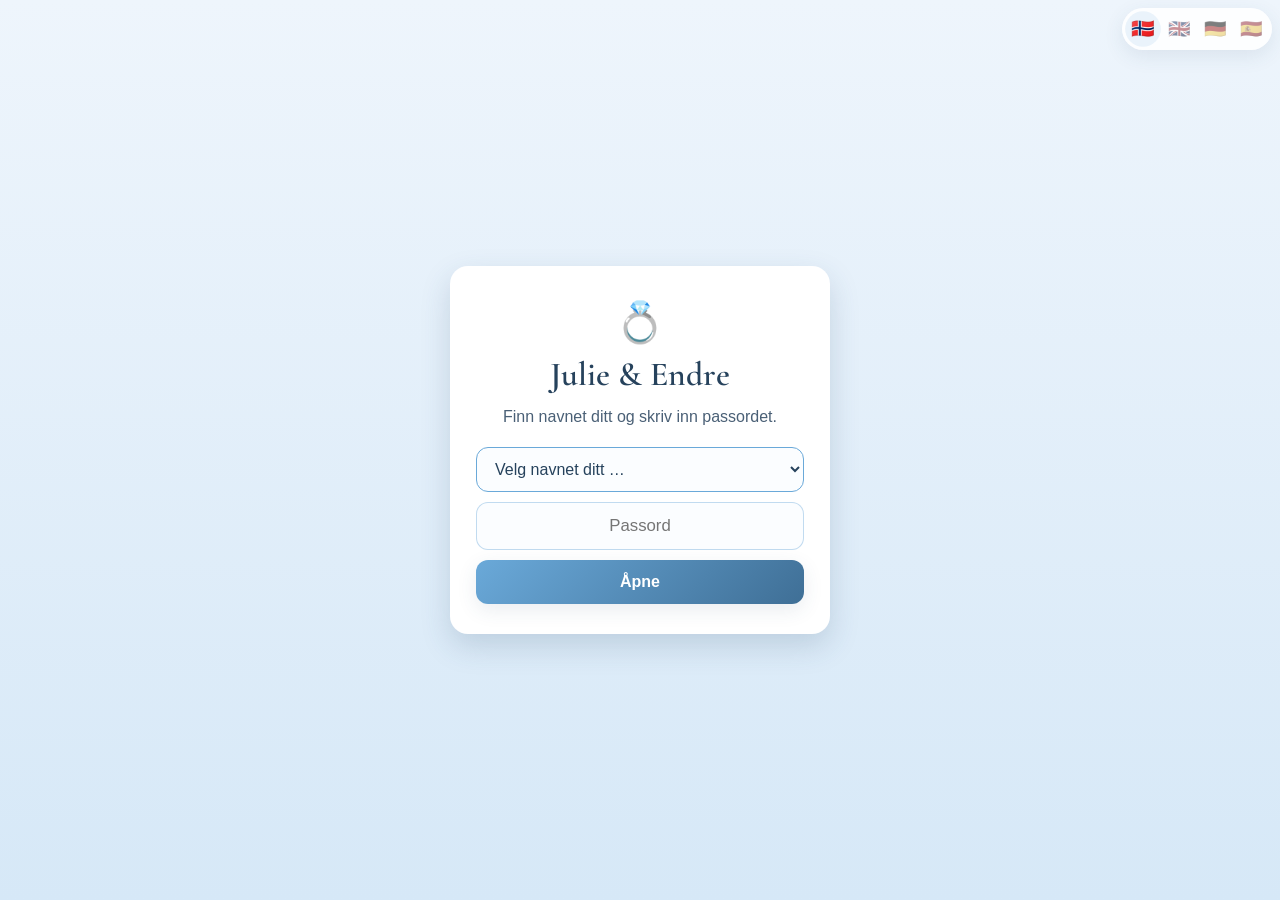
<file: index.html>
<!DOCTYPE html>
<html lang="nb">
<head>
  <meta charset="utf-8">
  <meta name="viewport" content="width=device-width, initial-scale=1, viewport-fit=cover">
  <title>Bryllup</title>
  <meta name="theme-color" content="#d6e8f7">
  <meta name="robots" content="noindex, nofollow">
  <meta name="description" content="Bordkart, meny og program for bryllupsfeiringen.">
  <link rel="icon" href="data:image/svg+xml,%3Csvg xmlns='http://www.w3.org/2000/svg' viewBox='0 0 100 100'%3E%3Ctext y='.9em' font-size='90'%3E%F0%9F%92%99%3C/text%3E%3C/svg%3E">
  <link rel="preconnect" href="https://fonts.googleapis.com">
  <link rel="preconnect" href="https://fonts.gstatic.com" crossorigin>
  <link href="https://fonts.googleapis.com/css2?family=Cormorant+Garamond:wght@400;500;600&display=swap" rel="stylesheet">
  <link rel="stylesheet" href="css/style.css">
</head>
<body>
  <main id="app">
    <div class="laster">Laster …</div>
  </main>
  <script src="js/app.js"></script>
</body>
</html>
</file>
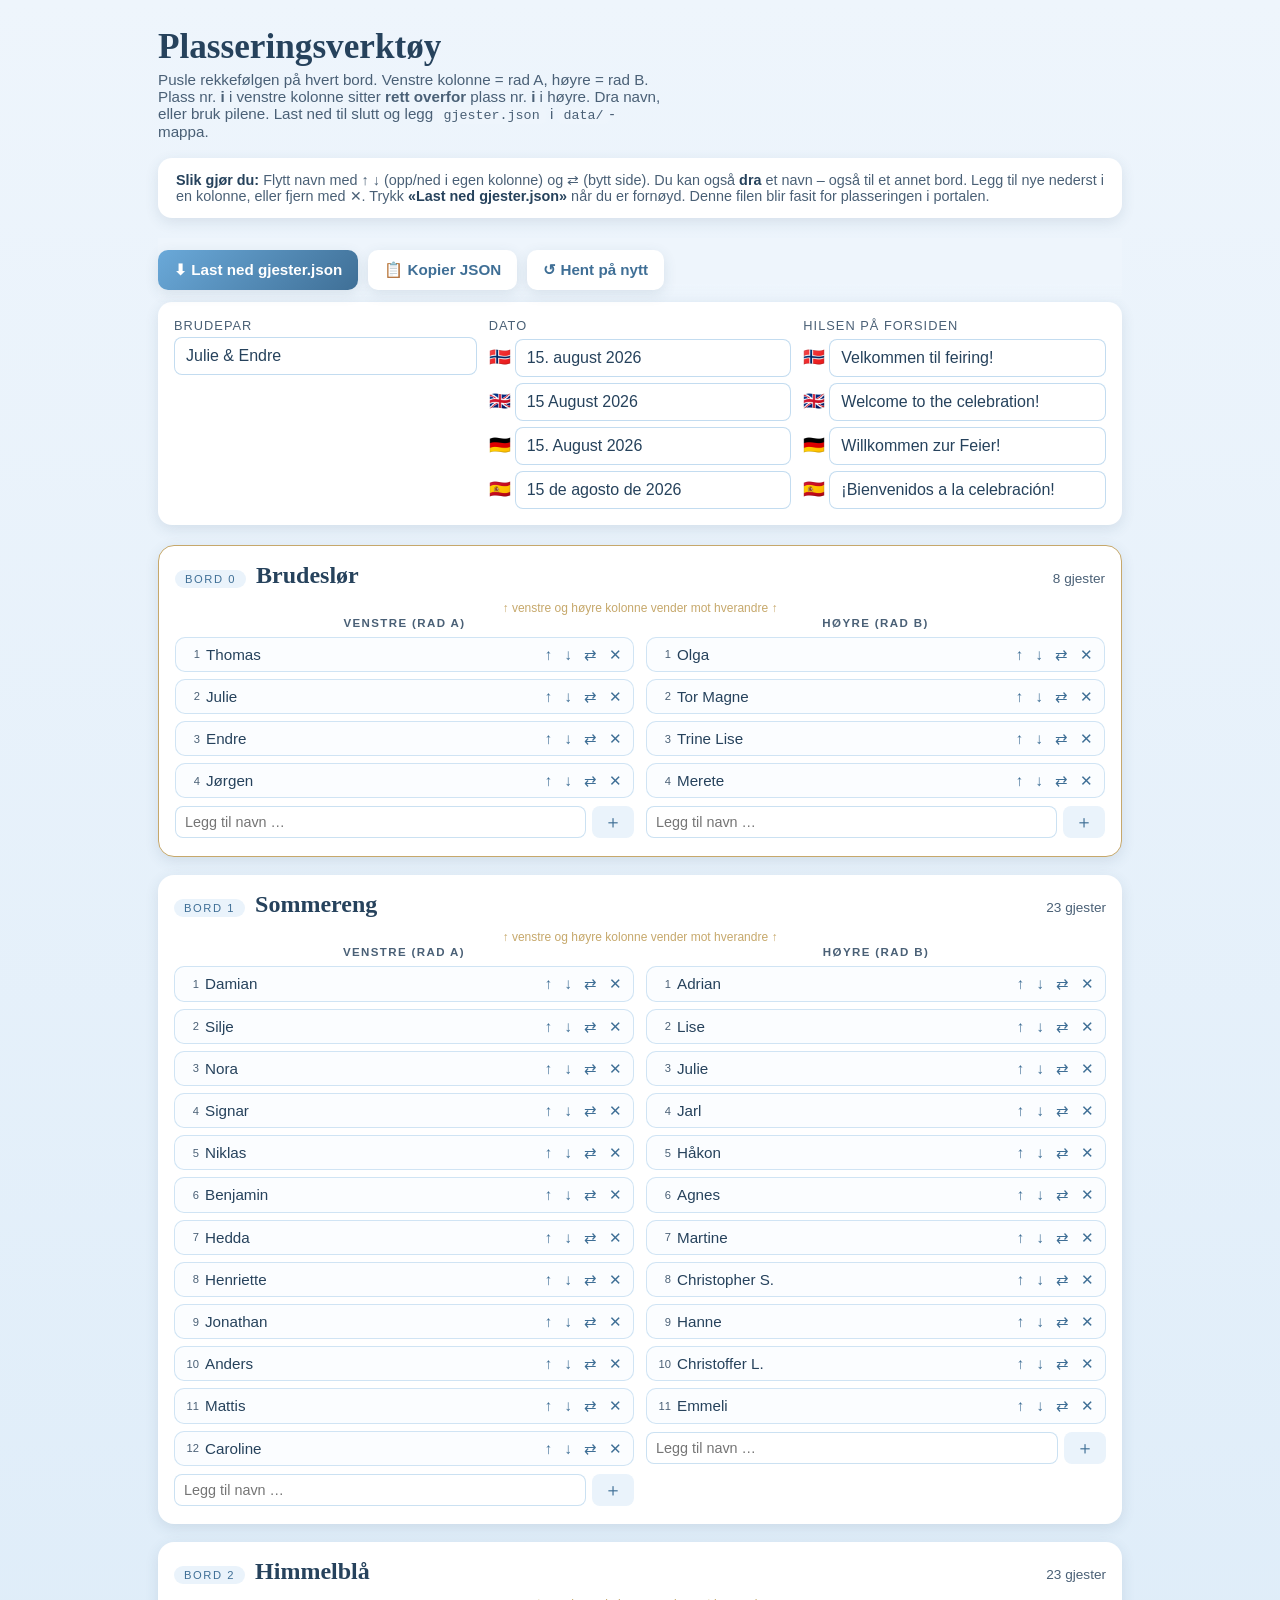
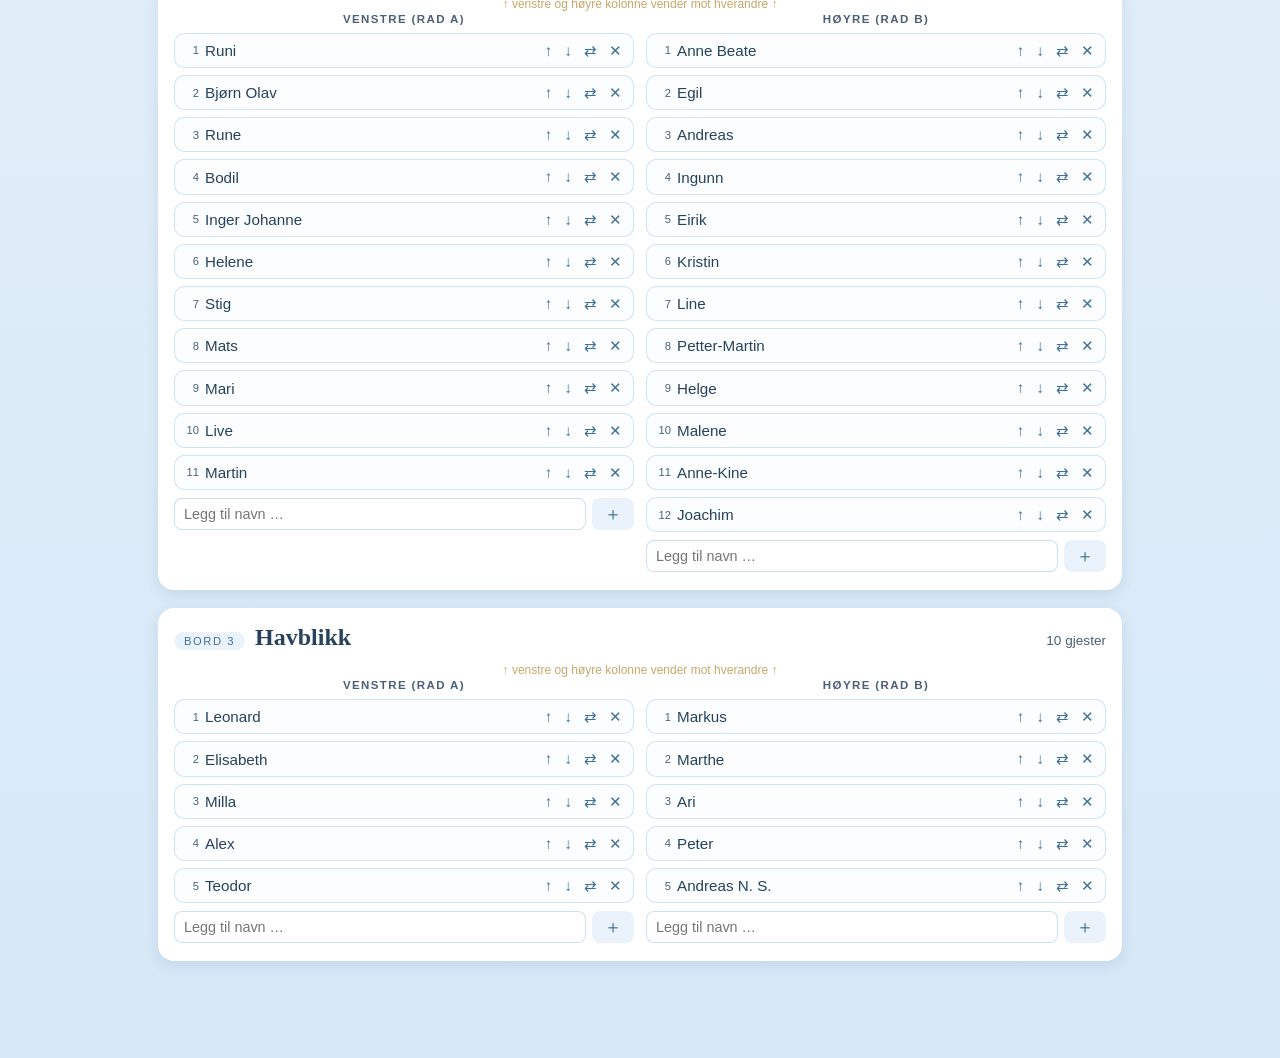
<file: plassering.html>
<!DOCTYPE html>
<html lang="nb">
<head>
  <meta charset="utf-8">
  <meta name="viewport" content="width=device-width, initial-scale=1">
  <meta name="robots" content="noindex, nofollow">
  <title>Plasseringsverktøy · Bryllup</title>
  <link rel="icon" href="data:image/svg+xml,%3Csvg xmlns='http://www.w3.org/2000/svg' viewBox='0 0 100 100'%3E%3Ctext y='.9em' font-size='90'%3E%F0%9F%AA%91%3C/text%3E%3C/svg%3E">
  <style>
    :root{
      --blaa:#6aa9d9; --blaa-dyp:#3f6f96; --navy:#26425c; --navy-myk:#4a6076;
      --gull:#c6a86b; --duk:#fff; --bg1:#eef5fc; --bg2:#d6e8f7;
      --skygge:0 4px 14px rgba(46,79,110,.12);
      --sans:-apple-system,BlinkMacSystemFont,"Segoe UI",Roboto,Helvetica,Arial,sans-serif;
      --serif:"Cormorant Garamond",Georgia,serif;
    }
    *{box-sizing:border-box}
    body{margin:0;font-family:var(--sans);color:var(--navy);
      background:linear-gradient(180deg,var(--bg1),var(--bg2));min-height:100vh}
    .wrap{max-width:1000px;margin:0 auto;padding:20px 18px 80px}
    h1{font-family:var(--serif);font-weight:600;font-size:2.2rem;margin:.2em 0 .1em}
    .ingress{color:var(--navy-myk);max-width:60ch;margin:0 0 18px;font-size:.95rem}
    .verktoylinje{position:sticky;top:0;z-index:30;display:flex;flex-wrap:wrap;gap:10px;
      padding:12px 0;background:linear-gradient(180deg,var(--bg1) 70%,transparent)}
    button.handling{appearance:none;border:none;border-radius:10px;padding:11px 16px;
      font-size:.95rem;font-weight:600;cursor:pointer;box-shadow:var(--skygge)}
    .primar{background:linear-gradient(135deg,#6aa9d9,#3f6f96);color:#fff}
    .sekundar{background:#fff;color:var(--blaa-dyp)}
    .meta{display:grid;grid-template-columns:repeat(auto-fit,minmax(200px,1fr));gap:12px;
      background:#fff;border-radius:14px;padding:16px;box-shadow:var(--skygge);margin-bottom:20px}
    .meta label{display:flex;flex-direction:column;gap:4px;font-size:.8rem;color:var(--navy-myk);
      text-transform:uppercase;letter-spacing:.08em}
    .meta input{font-family:var(--sans);font-size:1rem;color:var(--navy);
      padding:9px 11px;border:1px solid rgba(106,169,217,.4);border-radius:8px}
    .meta-flersprak{display:flex;flex-direction:column;gap:6px}
    .meta-etikett{font-size:.8rem;color:var(--navy-myk);text-transform:uppercase;letter-spacing:.08em}
    .meta-sprakrad{display:flex!important;flex-direction:row!important;align-items:center;gap:8px;
      text-transform:none;letter-spacing:normal}
    .meta-flagg{font-size:1.1rem;flex:0 0 auto;width:22px;text-align:center}
    .meta-sprakrad input{flex:1;min-width:0}
    .bord{background:#fff;border-radius:16px;box-shadow:var(--skygge);padding:16px 16px 18px;margin-bottom:18px}
    .bord.hoved{border:1.5px solid var(--gull)}
    .bord-hode{display:flex;align-items:baseline;gap:10px;flex-wrap:wrap;margin-bottom:12px}
    .bord-hode h2{font-family:var(--serif);font-weight:600;font-size:1.5rem;margin:0}
    .bord-hode .nr{font-size:.7rem;letter-spacing:.14em;text-transform:uppercase;color:var(--blaa-dyp);
      background:#eaf3fb;padding:3px 10px;border-radius:999px}
    .bord-hode .antall{color:var(--navy-myk);font-size:.85rem;margin-left:auto}
    .kolonner{display:grid;grid-template-columns:1fr 1fr;gap:12px}
    .kol h3{font-size:.72rem;letter-spacing:.12em;text-transform:uppercase;color:var(--navy-myk);
      margin:0 0 8px;text-align:center}
    .slots{display:flex;flex-direction:column;gap:7px;min-height:20px}
    .chip{display:flex;align-items:center;gap:6px;background:#fbfdff;
      border:1px solid rgba(106,169,217,.3);border-radius:10px;padding:6px 8px;cursor:grab}
    .chip.dragover{border-color:var(--blaa);background:#eaf3fb}
    .chip .num{font-size:.7rem;color:var(--navy-myk);min-width:16px;text-align:right}
    .chip .nv{flex:1;font-size:.95rem;white-space:nowrap;overflow:hidden;text-overflow:ellipsis}
    .chip .k{appearance:none;border:none;background:transparent;cursor:pointer;
      font-size:.95rem;line-height:1;padding:3px;border-radius:6px;color:var(--blaa-dyp)}
    .chip .k:hover{background:#e3eef8}
    .chip .k.fjern:hover{background:#fde2e2;color:#b23b3b}
    .legg-til{display:flex;gap:6px;margin-top:8px}
    .legg-til input{flex:1;font-size:.9rem;padding:7px 9px;border:1px solid rgba(106,169,217,.35);border-radius:8px}
    .legg-til button{border:none;background:#eaf3fb;color:var(--blaa-dyp);border-radius:8px;
      padding:0 12px;font-size:1.1rem;cursor:pointer}
    .midtlinje{text-align:center;color:var(--gull);font-size:.75rem;margin:4px 0 2px}
    .toast{position:fixed;left:50%;bottom:24px;transform:translateX(-50%);
      background:var(--navy);color:#fff;padding:12px 20px;border-radius:10px;
      box-shadow:0 8px 24px rgba(0,0,0,.25);opacity:0;transition:opacity .25s;pointer-events:none;z-index:50}
    .toast.vis{opacity:1}
    .hjelp{background:#fff;border-radius:14px;padding:14px 18px;box-shadow:var(--skygge);
      margin-bottom:20px;font-size:.9rem;color:var(--navy-myk)}
    .hjelp b{color:var(--navy)}
    .feil{background:#fff;border-radius:14px;padding:20px;box-shadow:var(--skygge);color:#b23b3b}
    code{background:#eef5fc;padding:1px 6px;border-radius:5px;font-size:.88em}
  </style>
</head>
<body>
  <div class="wrap">
    <h1>Plasseringsverktøy</h1>
    <p class="ingress">Pusle rekkefølgen på hvert bord. Venstre kolonne = rad A, høyre = rad B.
      Plass nr. <b>i</b> i venstre kolonne sitter <b>rett overfor</b> plass nr. <b>i</b> i høyre.
      Dra navn, eller bruk pilene. Last ned til slutt og legg <code>gjester.json</code> i <code>data/</code>-mappa.</p>

    <div class="hjelp">
      <b>Slik gjør du:</b> Flytt navn med ↑ ↓ (opp/ned i egen kolonne) og ⇄ (bytt side).
      Du kan også <b>dra</b> et navn – også til et annet bord. Legg til nye nederst i en kolonne, eller fjern med ✕.
      Trykk <b>«Last ned gjester.json»</b> når du er fornøyd. Denne filen blir fasit for plasseringen i portalen.
    </div>

    <div class="verktoylinje">
      <button class="handling primar" id="last-ned">⬇ Last ned gjester.json</button>
      <button class="handling sekundar" id="kopier">📋 Kopier JSON</button>
      <button class="handling sekundar" id="last-paa-nytt">↺ Hent på nytt</button>
    </div>

    <div id="meta" class="meta"></div>
    <div id="bord-liste"></div>
  </div>
  <div class="toast" id="toast"></div>
  <script src="js/plassering.js"></script>
</body>
</html>
</file>
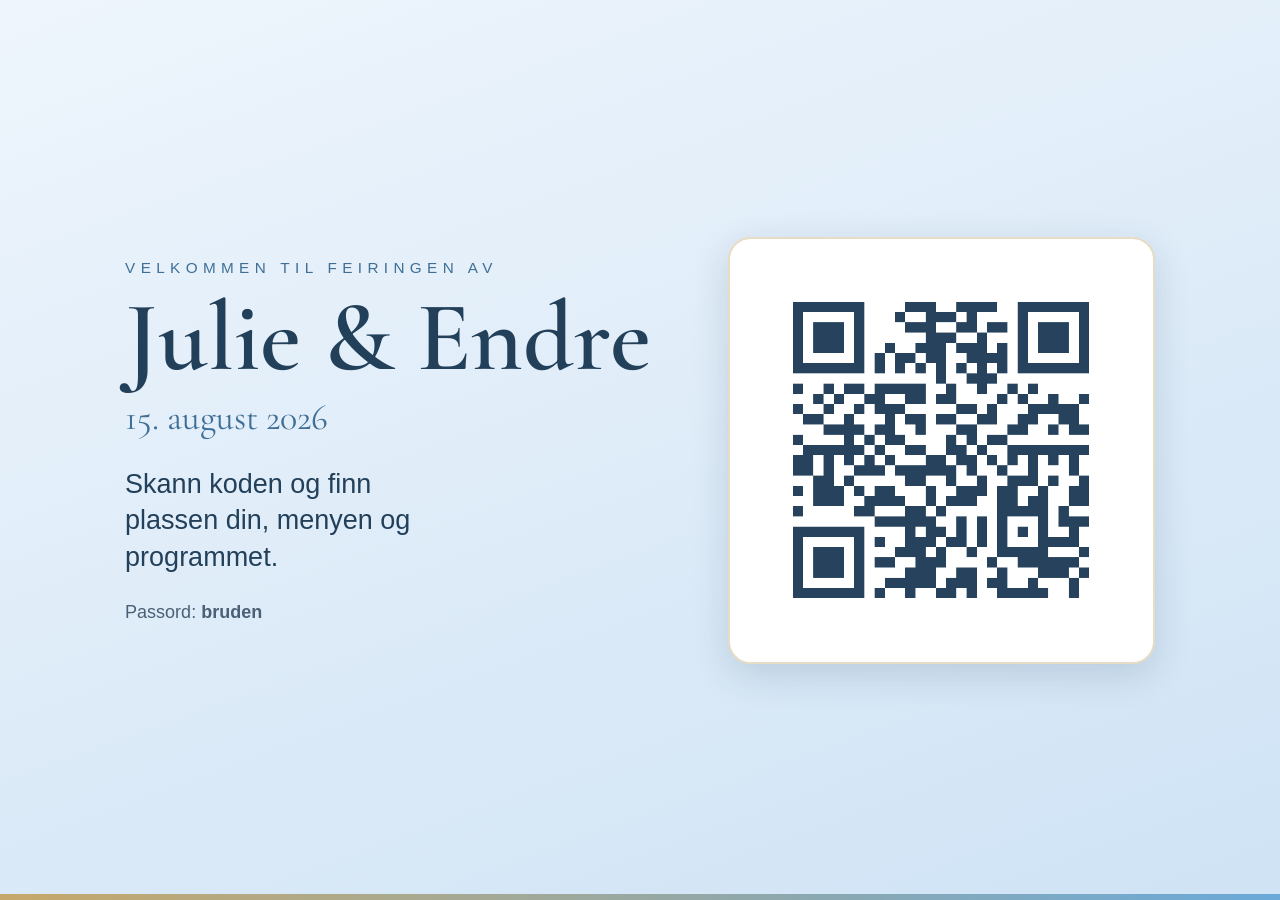
<file: skjerm.html>
<!DOCTYPE html>
<html lang="nb">
<head>
  <meta charset="utf-8">
  <meta name="viewport" content="width=device-width, initial-scale=1">
  <meta name="robots" content="noindex, nofollow">
  <title>Storskjerm · Bryllup</title>
  <link rel="icon" href="data:image/svg+xml,%3Csvg xmlns='http://www.w3.org/2000/svg' viewBox='0 0 100 100'%3E%3Ctext y='.9em' font-size='90'%3E%F0%9F%93%BA%3C/text%3E%3C/svg%3E">
  <link rel="preconnect" href="https://fonts.googleapis.com">
  <link rel="preconnect" href="https://fonts.gstatic.com" crossorigin>
  <link href="https://fonts.googleapis.com/css2?family=Cormorant+Garamond:wght@400;500;600;700&display=swap" rel="stylesheet">
  <link rel="stylesheet" href="css/skjerm.css">
</head>
<body>
  <div id="scene" class="scene">
    <div class="laster">Laster …</div>
  </div>

  <div class="fremdrift"><div class="fremdrift-linje" id="fremdrift"></div></div>

  <div class="kontroller" id="kontroller">
    <button id="k-fullskjerm" title="Fullskjerm (F)">⛶</button>
    <button id="k-pause" title="Pause / spill (mellomrom)">⏸</button>
    <button id="k-neste" title="Neste (høyre pil)">⏭</button>
  </div>

  <script src="js/skjerm.js"></script>
</body>
</html>
</file>
<file: css/style.css>
/* =========================================================
   Bryllupsportal – stil
   Tema: lyseblå himmel + hvite duker, med et hint av gull
   Mobil-først. Ingen avhengigheter utover valgfri webfont.
   ========================================================= */

:root {
  --himmel-topp: #eef5fc;
  --himmel-bunn: #d6e8f7;
  --blaa: #6aa9d9;
  --blaa-dyp: #3f6f96;
  --navy: #26425c;
  --navy-myk: #4a6076;
  --duk: #ffffff;
  --gull: #c6a86b;
  --gull-myk: #e7dcc4;
  --skygge: 0 6px 20px rgba(46, 79, 110, 0.10);
  --skygge-loft: 0 12px 30px rgba(46, 79, 110, 0.18);
  --radius: 18px;
  --radius-liten: 12px;
  --serif: "Cormorant Garamond", Georgia, "Times New Roman", serif;
  --sans: -apple-system, BlinkMacSystemFont, "Segoe UI", Roboto, Helvetica, Arial, sans-serif;
}

* { box-sizing: border-box; }

html, body {
  margin: 0;
  padding: 0;
}

body {
  font-family: var(--sans);
  color: var(--navy);
  background: linear-gradient(180deg, var(--himmel-topp) 0%, var(--himmel-bunn) 100%);
  background-attachment: fixed;
  min-height: 100vh;
  -webkit-font-smoothing: antialiased;
  line-height: 1.5;
}

#app {
  max-width: 600px;
  margin: 0 auto;
  padding: 0 18px calc(48px + env(safe-area-inset-bottom));
}

/* ---------- Språkvelger ---------- */
.sprakbar {
  position: fixed;
  top: calc(8px + env(safe-area-inset-top));
  right: calc(8px + env(safe-area-inset-right));
  z-index: 60;
  display: flex;
  gap: 2px;
  background: rgba(255, 255, 255, 0.85);
  backdrop-filter: blur(6px);
  -webkit-backdrop-filter: blur(6px);
  padding: 4px;
  border-radius: 999px;
  box-shadow: var(--skygge);
}
.sprakbar button {
  appearance: none;
  border: none;
  background: transparent;
  font-size: 18px;
  line-height: 1;
  width: 34px;
  height: 34px;
  border-radius: 50%;
  cursor: pointer;
  opacity: 0.5;
  filter: saturate(0.6);
  transition: opacity .15s ease, transform .15s ease, background .15s ease;
}
.sprakbar button:hover { opacity: 0.85; }
.sprakbar button.aktiv {
  opacity: 1;
  filter: none;
  background: #eaf3fb;
  transform: scale(1.05);
}

/* ---------- Topplinje (på undersider) ---------- */
.topp {
  display: flex;
  align-items: center;
  gap: 10px;
  padding: 16px 2px 8px;
  position: sticky;
  top: 0;
  z-index: 20;
  background: linear-gradient(180deg, var(--himmel-topp) 70%, rgba(238,245,252,0));
}
.tilbake {
  appearance: none;
  border: none;
  background: var(--duk);
  color: var(--blaa-dyp);
  width: 42px; height: 42px;
  border-radius: 50%;
  font-size: 20px;
  cursor: pointer;
  box-shadow: var(--skygge);
  display: grid; place-items: center;
  flex: 0 0 auto;
  transition: transform .15s ease;
}
.tilbake:active { transform: scale(0.92); }
.topp h2 {
  font-family: var(--serif);
  font-weight: 600;
  font-size: 1.7rem;
  margin: 0;
  color: var(--navy);
}

/* ---------- Forside ---------- */
.hero {
  text-align: center;
  padding: 54px 10px 26px;
}
.hero .kimg { font-size: 40px; line-height: 1; }
.hero .par {
  font-family: var(--serif);
  font-weight: 600;
  font-size: clamp(2.8rem, 12vw, 4rem);
  color: var(--navy);
  margin: 10px 0 4px;
  letter-spacing: 0.5px;
}
.hero .dato {
  font-family: var(--serif);
  font-size: 1.35rem;
  color: var(--blaa-dyp);
  margin: 0;
}
.hero .hilsen {
  color: var(--navy-myk);
  margin: 14px auto 0;
  max-width: 22em;
}
.skille {
  width: 64px; height: 1px;
  background: var(--gull);
  border: 0;
  margin: 22px auto;
  position: relative;
}
.skille::before {
  content: "♥";
  position: absolute;
  left: 50%; top: 50%;
  transform: translate(-50%, -50%);
  color: var(--gull);
  background: var(--himmel-topp);
  padding: 0 10px;
  font-size: 14px;
}

.gjest-hilsen {
  text-align: center;
  margin: -8px 0 18px;
  color: var(--blaa-dyp);
  font-family: var(--serif);
  font-size: 1.25rem;
  font-weight: 600;
}
.bytt-navn-lenke {
  display: inline-block;
  font-family: var(--sans);
  font-size: 0.78rem;
  font-weight: 400;
  color: var(--navy-myk);
  opacity: 0.75;
  text-decoration: underline;
  margin-left: 4px;
  white-space: nowrap;
}
.bytt-navn-lenke:hover { opacity: 1; }

.meny-knapper {
  display: grid;
  gap: 14px;
  margin-top: 8px;
}
.stor-knapp {
  display: flex;
  align-items: center;
  gap: 16px;
  width: 100%;
  text-align: left;
  text-decoration: none;
  background: var(--duk);
  color: var(--navy);
  border: 1px solid rgba(106,169,217,0.18);
  border-radius: var(--radius);
  padding: 20px 22px;
  box-shadow: var(--skygge);
  cursor: pointer;
  transition: transform .15s ease, box-shadow .15s ease;
}
.stor-knapp:active { transform: translateY(1px) scale(0.995); }
@media (hover: hover) {
  .stor-knapp:hover { transform: translateY(-2px); box-shadow: var(--skygge-loft); }
}
.stor-knapp .ikon {
  font-size: 26px;
  width: 52px; height: 52px;
  border-radius: 14px;
  background: linear-gradient(135deg, #eaf3fb, #d6e8f7);
  display: grid; place-items: center;
  flex: 0 0 auto;
}
.stor-knapp .tekst { display: flex; flex-direction: column; }
.stor-knapp .tittel {
  font-family: var(--serif);
  font-size: 1.5rem;
  font-weight: 600;
  line-height: 1.15;
}
.stor-knapp .under {
  font-size: 0.86rem;
  color: var(--navy-myk);
}
.stor-knapp .pil { margin-left: auto; color: var(--blaa); font-size: 22px; }

.forside-bunn {
  text-align: center;
  margin-top: 34px;
  color: var(--navy-myk);
  font-size: 0.82rem;
}
.diskret-lenke {
  display: block;
  text-align: center;
  margin: 18px auto 4px;
  color: var(--navy-myk);
  opacity: 0.55;
  font-size: 0.8rem;
  text-decoration: none;
  letter-spacing: 0.02em;
  transition: opacity .15s ease;
}
.diskret-lenke::before { content: "· "; }
.diskret-lenke::after { content: " ·"; }
.diskret-lenke:hover { opacity: 0.9; text-decoration: underline; }

/* ---------- Søk ---------- */
.sok-boks {
  position: relative;
  margin: 6px 0 18px;
}
.sok-boks input {
  width: 100%;
  font-family: var(--sans);
  font-size: 1.05rem;
  color: var(--navy);
  padding: 15px 44px 15px 18px;
  border: 1px solid rgba(106,169,217,0.35);
  border-radius: 14px;
  background: var(--duk);
  box-shadow: var(--skygge);
  outline: none;
}
.sok-boks input:focus { border-color: var(--blaa); }
.sok-boks .sok-ikon {
  position: absolute; right: 16px; top: 50%;
  transform: translateY(-50%);
  color: var(--blaa); font-size: 18px; pointer-events: none;
}

/* Treffkort */
.treff {
  background: linear-gradient(135deg, #ffffff, #f3f9ff);
  border: 1px solid var(--gull-myk);
  border-radius: var(--radius);
  padding: 18px 20px;
  box-shadow: var(--skygge);
  margin-bottom: 22px;
}
.treff .treff-bord {
  font-family: var(--serif);
  font-size: 1.55rem;
  font-weight: 600;
  color: var(--blaa-dyp);
  margin: 0 0 6px;
}
.treff p { margin: 4px 0; color: var(--navy); }
.treff .liten { color: var(--navy-myk); font-size: 0.9rem; }
.treff b { color: var(--navy); }

.velg-liste { display: grid; gap: 10px; margin-top: 8px; }
.velg-liste button {
  text-align: left;
  border: 1px solid rgba(106,169,217,0.3);
  background: #fff;
  border-radius: 12px;
  padding: 12px 14px;
  cursor: pointer;
  font-size: 0.98rem;
  color: var(--navy);
}
.velg-liste button:active { background: #f2f8ff; }

.ingen-treff {
  color: var(--navy-myk);
  padding: 4px 2px 18px;
  font-size: 0.95rem;
}

/* ---------- Bord / langbord ---------- */
.bord {
  background: var(--duk);
  border-radius: var(--radius);
  box-shadow: var(--skygge);
  padding: 18px 16px 20px;
  margin-bottom: 20px;
  scroll-margin-top: 78px;
}
.bord.hovedbord {
  border: 1.5px solid var(--gull);
  background: linear-gradient(180deg, #ffffff, #fffdf7);
}
.bord-tittel {
  font-family: var(--serif);
  font-weight: 600;
  font-size: 1.6rem;
  margin: 0 0 4px;
  color: var(--navy);
  text-align: center;
}
.bord-nr {
  display: inline-block;
  font-family: var(--sans);
  font-size: 0.72rem;
  letter-spacing: 0.14em;
  text-transform: uppercase;
  color: var(--blaa-dyp);
  background: #eaf3fb;
  padding: 3px 10px;
  border-radius: 999px;
  margin-bottom: 8px;
}
.hovedbord .bord-nr { background: var(--gull-myk); color: #7a5f27; }
.bord-tittel-wrap { text-align: center; margin-bottom: 12px; }

.langbord {
  position: relative;
  display: grid;
  grid-template-columns: 1fr 1fr;
  gap: 8px 14px;
  padding-top: 4px;
}
/* Midtlinjen på bordet */
.langbord::before {
  content: "";
  position: absolute;
  left: 50%;
  top: 2px; bottom: 2px;
  width: 2px;
  background: repeating-linear-gradient(180deg, var(--gull-myk) 0 8px, transparent 8px 14px);
  transform: translateX(-50%);
}
/* Enkeltrad (hvis et bord bare har én side) */
.langbord.enkel { grid-template-columns: 1fr; }
.langbord.enkel::before { display: none; }

.plass {
  position: relative;
  background: #fbfdff;
  border: 1px solid rgba(106,169,217,0.25);
  border-radius: var(--radius-liten);
  padding: 11px 10px;
  text-align: center;
  font-size: 0.98rem;
  color: var(--navy);
  min-height: 44px;
  display: flex; align-items: center; justify-content: center;
  cursor: pointer;
  transition: transform .2s ease, box-shadow .2s ease, background .2s ease;
}
.plass.tom { background: transparent; border: none; cursor: default; }

/* Diskré, pulserende gløtt på et dedikert bordkort (Bjørn Olav) */
@keyframes blinkGlott {
  0%, 100% { box-shadow: 0 0 0 0 rgba(198, 168, 107, 0); border-color: rgba(198, 168, 107, 0.5); }
  50% { box-shadow: 0 0 14px 2px rgba(198, 168, 107, 0.75); border-color: var(--gull); }
}
.plass.blink {
  animation: blinkGlott 1.9s ease-in-out infinite;
  border-color: var(--gull);
}

/* Brudeparets bordkort – staselig gull ved hovedbordet */
.plass.brudepar {
  background: linear-gradient(135deg, #fffaf0, #f6e9cd);
  border: 1.5px solid var(--gull);
  color: var(--navy);
  font-family: var(--serif);
  font-size: 1.2rem;
  font-weight: 600;
  min-height: 54px;
  animation: brudeparGlod 3.4s ease-in-out infinite;
}
.plass.brudepar::before {
  content: "💍";
  position: absolute;
  top: -11px;
  left: 50%;
  transform: translateX(-50%);
  font-size: 12px;
  line-height: 1.4;
  background: #fff;
  border: 1px solid var(--gull-myk);
  border-radius: 999px;
  padding: 1px 7px;
  box-shadow: var(--skygge);
}
@keyframes brudeparGlod {
  0%, 100% { box-shadow: 0 3px 14px rgba(198, 168, 107, 0.28); }
  50% { box-shadow: 0 3px 22px rgba(198, 168, 107, 0.55); }
}

/* Trykk-animasjon */
@keyframes sprett {
  0% { transform: scale(1); }
  30% { transform: scale(1.16) rotate(-3deg); }
  55% { transform: scale(0.97) rotate(2deg); }
  100% { transform: scale(1); }
}
.plass.sprett { animation: sprett .5s ease; z-index: 5; }

/* Gnister som spretter opp */
.gnist {
  position: absolute;
  left: 50%;
  top: 2px;
  font-size: 15px;
  pointer-events: none;
  z-index: 8;
  animation: gnistFly .95s ease-out forwards;
}
@keyframes gnistFly {
  0% { opacity: 0; transform: translate(-50%, 0) scale(.5); }
  20% { opacity: 1; }
  100% { opacity: 0; transform: translate(calc(-50% + var(--dx, 0)), -48px) scale(1.1); }
}

/* Utmerkelse-boble over navnet */
.utmerkelse {
  position: absolute;
  left: 50%;
  bottom: calc(100% + 9px);
  transform: translateX(-50%);
  background: var(--navy);
  color: #fff;
  font-size: 0.78rem;
  line-height: 1.25;
  text-align: center;
  white-space: normal;
  width: max-content;
  max-width: 62vw;
  padding: 7px 13px;
  border-radius: 14px;
  box-shadow: var(--skygge-loft);
  z-index: 12;
  pointer-events: none;
  animation: bobleInn 3s ease forwards;
}
.utmerkelse::after {
  content: "";
  position: absolute;
  left: 50%; top: 100%;
  transform: translateX(-50%);
  border: 6px solid transparent;
  border-top-color: var(--navy);
}
/* Varm, gyllen variant for personlige hilsener (utenlandske gjester) */
.utmerkelse.hilsen {
  background: linear-gradient(135deg, #f4ecd6, #e7dcc4);
  color: var(--navy);
  font-weight: 600;
}
.utmerkelse.hilsen::after { border-top-color: #e7dcc4; }
@keyframes bobleInn {
  0% { opacity: 0; transform: translateX(-50%) translateY(6px) scale(.8); }
  7% { opacity: 1; transform: translateX(-50%) translateY(0) scale(1); }
  88% { opacity: 1; transform: translateX(-50%) translateY(0) scale(1); }
  100% { opacity: 0; transform: translateX(-50%) translateY(-5px) scale(.96); }
}

.tapp-hint {
  text-align: center;
  color: var(--navy-myk);
  font-size: 0.85rem;
  margin: 0 0 14px;
}

/* Fremhevet gjest (etter søk) */
.plass.deg {
  background: linear-gradient(135deg, #6aa9d9, #3f6f96);
  color: #fff;
  font-weight: 600;
  border-color: var(--blaa-dyp);
  box-shadow: var(--skygge-loft);
  transform: scale(1.05);
  position: relative;
}
.plass.deg::after {
  content: attr(data-deg);
  position: absolute;
  top: -9px; right: -6px;
  background: var(--gull);
  color: #fff;
  font-size: 0.62rem;
  letter-spacing: 0.06em;
  padding: 2px 7px;
  border-radius: 999px;
  box-shadow: var(--skygge);
}
/* Naboene til den fremhevede */
.plass.nabo {
  background: #eaf3fb;
  border-color: var(--blaa);
  color: var(--blaa-dyp);
  font-weight: 500;
}

/* ---------- Meny ---------- */
.seksjon-topp { text-align: center; margin: 6px 0 18px; }
.seksjon-topp .under { color: var(--navy-myk); font-size: 0.95rem; }

.rett {
  background: var(--duk);
  border-radius: var(--radius);
  box-shadow: var(--skygge);
  padding: 18px 20px;
  margin-bottom: 14px;
  display: flex;
  gap: 16px;
  align-items: flex-start;
}
.rett .r-ikon {
  font-size: 26px;
  width: 48px; height: 48px;
  border-radius: 14px;
  background: linear-gradient(135deg, #eaf3fb, #d6e8f7);
  display: grid; place-items: center; flex: 0 0 auto;
}
.rett .r-type {
  font-size: 0.72rem;
  letter-spacing: 0.14em;
  text-transform: uppercase;
  color: var(--blaa-dyp);
}
.rett .r-navn {
  font-family: var(--serif);
  font-size: 1.4rem;
  font-weight: 600;
  line-height: 1.15;
  margin: 2px 0 4px;
}
.rett .r-besk { color: var(--navy-myk); font-size: 0.95rem; }
.rett .r-allergen {
  margin-top: 8px;
  font-size: 0.8rem;
  color: var(--navy-myk);
  font-style: italic;
}

/* ---------- Program (tidslinje) ---------- */
.tidslinje { position: relative; margin-top: 6px; padding-left: 8px; }
.post {
  background: var(--duk);
  border-radius: var(--radius);
  box-shadow: var(--skygge);
  padding: 16px 18px;
  margin-bottom: 14px;
  display: flex;
  gap: 16px;
  align-items: flex-start;
}
.post .p-tid {
  font-family: var(--serif);
  font-size: 1.5rem;
  font-weight: 600;
  color: var(--blaa-dyp);
  min-width: 68px;
  text-align: right;
  flex: 0 0 auto;
}
.post .p-innhold { flex: 1; }
.post .p-tittel {
  font-family: var(--serif);
  font-size: 1.3rem;
  font-weight: 600;
  line-height: 1.15;
  display: flex; align-items: center; gap: 8px;
}
.post .p-besk { color: var(--navy-myk); font-size: 0.93rem; margin-top: 2px; }

/* ---------- Bilder ---------- */
.bilder-kort {
  background: var(--duk);
  border-radius: var(--radius);
  box-shadow: var(--skygge);
  padding: 26px 22px 24px;
  text-align: center;
}
.bilder-kort .bilder-ikon {
  font-size: 44px;
  width: 76px; height: 76px;
  margin: 0 auto 8px;
  border-radius: 22px;
  background: linear-gradient(135deg, #eaf3fb, #d6e8f7);
  display: grid; place-items: center;
}
.bilder-kort p { color: var(--navy); margin: 10px auto; max-width: 26em; }
.bilder-kort .liten { color: var(--navy-myk); font-size: 0.86rem; }
.album-knapp {
  display: inline-block;
  margin: 12px 0 6px;
  text-decoration: none;
  background: linear-gradient(135deg, #6aa9d9, #3f6f96);
  color: #fff;
  font-family: var(--serif);
  font-size: 1.35rem;
  font-weight: 600;
  padding: 13px 30px;
  border-radius: 999px;
  box-shadow: var(--skygge);
  transition: transform .15s ease, box-shadow .15s ease;
}
.album-knapp:active { transform: translateY(1px) scale(0.99); }
@media (hover: hover) {
  .album-knapp:hover { transform: translateY(-2px); box-shadow: var(--skygge-loft); }
}

/* ---------- Moro-kort (Smalltalk / Vitser / Sant-usant) ---------- */
.moro-kort {
  background: linear-gradient(180deg, #ffffff, #f5faff);
  border: 1px solid var(--gull-myk);
  border-radius: var(--radius);
  box-shadow: var(--skygge);
  padding: 30px 24px 26px;
  text-align: center;
  min-height: 240px;
  display: flex;
  flex-direction: column;
  align-items: center;
  justify-content: center;
  gap: 10px;
}
.moro-kort .moro-emoji { font-size: 40px; line-height: 1; }
.moro-kort .moro-tekst {
  font-family: var(--serif);
  font-size: 1.6rem;
  font-weight: 600;
  line-height: 1.28;
  color: var(--navy);
  margin: 6px auto 4px;
  max-width: 19em;
  min-height: 2.4em;
  display: flex; align-items: center; justify-content: center;
}
.neste-knapp {
  appearance: none;
  border: none;
  margin-top: 6px;
  background: linear-gradient(135deg, #6aa9d9, #3f6f96);
  color: #fff;
  font-family: var(--sans);
  font-size: 1rem;
  font-weight: 600;
  padding: 12px 26px;
  border-radius: 999px;
  cursor: pointer;
  box-shadow: var(--skygge);
  transition: transform .15s ease, box-shadow .15s ease;
}
.neste-knapp.lys {
  background: #eaf3fb;
  color: var(--blaa-dyp);
}
.neste-knapp:active { transform: translateY(1px) scale(0.99); }
@media (hover: hover) {
  .neste-knapp:hover { transform: translateY(-2px); box-shadow: var(--skygge-loft); }
}
.su-knapper { display: flex; gap: 10px; flex-wrap: wrap; justify-content: center; }
.su-svar { margin: 4px 0 2px; }
.su-merke {
  display: inline-block;
  font-family: var(--sans);
  font-weight: 700;
  font-size: 1.05rem;
  letter-spacing: 0.1em;
  padding: 8px 22px;
  border-radius: 999px;
  color: #fff;
}
.su-merke.sant { background: linear-gradient(135deg, #5bb98b, #3d8f66); }
.su-merke.usant { background: linear-gradient(135deg, #d98a8a, #b25b5b); }
.su-forklaring {
  color: var(--navy-myk);
  font-size: 0.95rem;
  margin: 12px auto 0;
  max-width: 22em;
}

/* ---------- Kveldsmodus ---------- */
.kveld-knapp.laast { opacity: 0.72; }
.kveld-knapp.laast .ikon { background: #eef1f4; }
.kveld-knapp.aapen {
  border-color: var(--gull);
  background: linear-gradient(135deg, #ffffff, #fffdf7);
}
.kveld-knapp.aapen .ikon { background: linear-gradient(135deg, #f4ecd6, #e7dcc4); }
.nytt-merke {
  display: inline-block;
  vertical-align: middle;
  background: var(--gull);
  color: #fff;
  font-family: var(--sans);
  font-size: 0.6rem;
  font-weight: 700;
  letter-spacing: 0.06em;
  text-transform: uppercase;
  padding: 2px 7px;
  border-radius: 999px;
  margin-left: 6px;
  animation: pulsMerke 1.4s ease-in-out infinite;
}
@keyframes pulsMerke {
  0%, 100% { transform: scale(1); }
  50% { transform: scale(1.12); }
}
.kveld-banner {
  margin-top: 16px;
  background: linear-gradient(135deg, #6aa9d9, #3f6f96);
  color: #fff;
  border-radius: var(--radius);
  padding: 14px 18px;
  text-align: center;
  font-size: 0.95rem;
  box-shadow: var(--skygge);
  cursor: pointer;
  animation: fadeInn .4s ease both;
}

.kveld-laast {
  background: var(--duk);
  border-radius: var(--radius);
  box-shadow: var(--skygge);
  padding: 34px 24px;
  text-align: center;
}
.kveld-laast .laas-ikon { font-size: 46px; }
.kveld-laast .laast-tittel {
  font-family: var(--serif);
  font-size: 1.7rem;
  font-weight: 600;
  color: var(--navy);
  margin: 10px 0 6px;
}
.kveld-laast .laast-under { color: var(--navy-myk); max-width: 24em; margin: 0 auto; }
.kveld-laast .nedtelling {
  margin-top: 16px;
  font-family: var(--serif);
  font-size: 1.35rem;
  color: var(--blaa-dyp);
  font-variant-numeric: tabular-nums;
}

/* Faner */
.faner {
  display: flex;
  gap: 8px;
  margin-bottom: 16px;
  justify-content: center;
  flex-wrap: wrap;
}
.fane {
  appearance: none;
  border: 1px solid rgba(106,169,217,0.35);
  background: var(--duk);
  color: var(--blaa-dyp);
  font-family: var(--sans);
  font-size: 0.92rem;
  font-weight: 600;
  padding: 9px 16px;
  border-radius: 999px;
  cursor: pointer;
  box-shadow: var(--skygge);
  transition: background .15s ease, color .15s ease;
}
.fane.aktiv {
  background: linear-gradient(135deg, #6aa9d9, #3f6f96);
  color: #fff;
  border-color: var(--blaa-dyp);
}

/* Bingo */
.bingo-info { text-align: center; color: var(--navy-myk); font-size: 0.9rem; margin: 0 0 14px; }
.bingo-grid {
  display: grid;
  grid-template-columns: repeat(3, 1fr);
  gap: 8px;
}
.bingo-celle {
  appearance: none;
  border: 1px solid rgba(106,169,217,0.3);
  background: #fbfdff;
  color: var(--navy);
  border-radius: var(--radius-liten);
  padding: 8px 6px;
  min-height: 82px;
  font-size: 0.76rem;
  line-height: 1.2;
  cursor: pointer;
  display: flex;
  align-items: center;
  justify-content: center;
  text-align: center;
  transition: transform .12s ease, background .15s ease, box-shadow .15s ease;
}
.bingo-celle:active { transform: scale(0.96); }
.bingo-celle.merket {
  background: linear-gradient(135deg, #6aa9d9, #3f6f96);
  color: #fff;
  border-color: var(--blaa-dyp);
  box-shadow: var(--skygge);
}
.bingo-celle.gratis {
  background: linear-gradient(135deg, #f4ecd6, #e7dcc4);
  color: var(--navy);
  border-color: var(--gull);
  font-weight: 600;
  cursor: default;
}
.bingo-status {
  text-align: center;
  margin: 16px 0 10px;
  color: var(--navy-myk);
  font-size: 0.95rem;
  min-height: 1.6em;
}
.bingo-rop {
  font-family: var(--serif);
  font-size: 1.9rem;
  font-weight: 600;
  color: var(--gull);
  letter-spacing: 0.04em;
}

/* ---------- Toastmaster ---------- */
.tm-topp { text-align: center; margin: 4px 0 16px; }
.tm-rolle {
  font-size: 0.72rem;
  letter-spacing: 0.16em;
  text-transform: uppercase;
  color: var(--blaa-dyp);
  margin: 0 0 2px;
}
.tm-navn {
  font-family: var(--serif);
  font-size: 2.2rem;
  font-weight: 600;
  color: var(--navy);
  margin: 0 0 4px;
  line-height: 1.1;
}
.tm-under { color: var(--navy-myk); font-size: 0.95rem; margin: 0; }

.tm-kort {
  position: relative;
  perspective: 1200px;
  margin: 0 auto;
  max-width: 340px;
}
.tm-flip {
  position: relative;
  width: 100%;
  -webkit-transform-style: preserve-3d;
  transform-style: preserve-3d;
  -webkit-transition: -webkit-transform .7s cubic-bezier(.4, .2, .2, 1);
  transition: transform .7s cubic-bezier(.4, .2, .2, 1);
}
.tm-kort.vendt .tm-flip {
  -webkit-transform: rotateY(180deg);
  transform: rotateY(180deg);
}
.tm-side {
  background: var(--duk);
  border: 1px solid var(--gull-myk);
  border-radius: var(--radius);
  box-shadow: var(--skygge);
  padding: 12px 12px 10px;
  backface-visibility: hidden;
  -webkit-backface-visibility: hidden;
  /* Sikkerhetsnett: rett side vises også om nettleseren ikke støtter 3D */
  transition: opacity .3s ease .2s;
}
.tm-front { opacity: 1; }
.tm-kort.vendt .tm-front { opacity: 0; }
.tm-bak { opacity: 0; }
.tm-kort.vendt .tm-bak { opacity: 1; }
.tm-side img {
  width: 100%;
  height: auto;
  display: block;
  border-radius: var(--radius-liten);
  background: #eaf3fb;
}
.tm-bak {
  position: absolute;
  inset: 0;
  transform: rotateY(180deg);
  border-color: var(--gull);
}
.tm-bildetekst {
  text-align: center;
  font-family: var(--serif);
  font-size: 1.05rem;
  color: var(--navy);
  margin: 10px 4px 2px;
  line-height: 1.3;
}
.tm-knapp { display: block; margin: 18px auto 0; }
.tm-intro {
  text-align: center;
  color: var(--navy-myk);
  font-size: 0.92rem;
  max-width: 30em;
  margin: 20px auto 0;
}
.tm-fakta {
  background: linear-gradient(135deg, #ffffff, #f5faff);
  border: 1px solid var(--gull-myk);
  border-radius: var(--radius);
  box-shadow: var(--skygge);
  padding: 16px 18px;
  margin-top: 18px;
  text-align: center;
}
.tm-fakta-merke {
  display: inline-block;
  font-size: 0.66rem;
  letter-spacing: 0.14em;
  text-transform: uppercase;
  color: #7a5f27;
  background: var(--gull-myk);
  padding: 3px 10px;
  border-radius: 999px;
  margin-bottom: 8px;
}
.tm-fakta p {
  font-family: var(--serif);
  font-size: 1.2rem;
  color: var(--navy);
  margin: 0;
  line-height: 1.3;
}
.tm-konfetti {
  position: absolute;
  top: 40%;
  pointer-events: none;
  z-index: 10;
  animation: tmFall 1.7s ease-out forwards;
}
@keyframes tmFall {
  0% { opacity: 0; transform: translateY(0) scale(.6) rotate(0deg); }
  15% { opacity: 1; }
  100% { opacity: 0; transform: translateY(-150px) scale(1.15) rotate(220deg); }
}

/* ---------- Ventehall (før portalen åpner) ---------- */
.ventehall {
  background: var(--duk);
  border-radius: var(--radius);
  box-shadow: var(--skygge);
  padding: 32px 24px 28px;
  text-align: center;
}
.ventehall .vent-tittel {
  font-family: var(--serif);
  font-size: 1.8rem;
  font-weight: 600;
  color: var(--navy);
  margin: 0 0 6px;
}
.ventehall .vent-navn {
  font-family: var(--serif);
  font-size: 1.2rem;
  color: var(--blaa-dyp);
  margin: 0 0 10px;
}
.ventehall .vent-under {
  color: var(--navy-myk);
  max-width: 26em;
  margin: 0 auto;
}
.ventehall .nedtelling {
  margin-top: 20px;
  font-family: var(--serif);
  font-size: 1.5rem;
  color: var(--blaa-dyp);
  font-variant-numeric: tabular-nums;
}
.ventehall .bytt-navn-lenke { margin-top: 18px; }

/* ---------- Minnebok ---------- */
.minnebok-kort {
  background: var(--duk);
  border-radius: var(--radius);
  box-shadow: var(--skygge);
  padding: 22px 20px 24px;
}
.minnebok-form { display: flex; flex-direction: column; gap: 12px; }
.mb-navn, .mb-tekst {
  font-family: var(--sans);
  font-size: 1rem;
  color: var(--navy);
  padding: 12px 14px;
  border: 1px solid rgba(106,169,217,0.4);
  border-radius: 12px;
  background: #fbfdff;
  outline: none;
  width: 100%;
}
.mb-navn:focus, .mb-tekst:focus { border-color: var(--blaa); }
.mb-tekst { resize: vertical; min-height: 120px; line-height: 1.5; }
.mb-feil { color: #b23b3b; font-size: 0.9rem; margin: 0; }
.mb-send {
  appearance: none;
  border: none;
  cursor: pointer;
  background: linear-gradient(135deg, #6aa9d9, #3f6f96);
  color: #fff;
  font-family: var(--sans);
  font-size: 1.05rem;
  font-weight: 600;
  padding: 13px 16px;
  border-radius: 12px;
  box-shadow: var(--skygge);
  transition: transform .15s ease, box-shadow .15s ease, opacity .15s ease;
}
.mb-send:disabled { opacity: 0.6; cursor: default; }
.mb-send:active:not(:disabled) { transform: translateY(1px); }
@media (hover: hover) {
  .mb-send:hover:not(:disabled) { transform: translateY(-2px); box-shadow: var(--skygge-loft); }
}
.mb-takk { text-align: center; padding: 20px 8px 8px; }
.mb-takk-ikon { font-size: 44px; line-height: 1; }
.mb-takk-tittel {
  font-family: var(--serif);
  font-size: 1.7rem;
  font-weight: 600;
  color: var(--navy);
  margin: 10px 0 4px;
}
.mb-takk-under { color: var(--navy-myk); margin: 0 0 16px; }

/* ---------- Passord / adgangssperre ---------- */
.adgang-laas {
  position: fixed;
  inset: 0;
  z-index: 55;
  background: linear-gradient(180deg, var(--himmel-topp), var(--himmel-bunn));
  display: flex;
  align-items: center;
  justify-content: center;
  padding: 24px;
  animation: fadeInn .3s ease both;
}
.adgang-laas.aapner { opacity: 0; transition: opacity .35s ease; }
.laas-kort {
  background: #fff;
  border-radius: var(--radius);
  box-shadow: var(--skygge-loft);
  padding: 36px 26px 30px;
  max-width: 380px;
  width: 100%;
  text-align: center;
}
.laas-hjerte { font-size: 40px; line-height: 1; }
.laas-par {
  font-family: var(--serif);
  font-weight: 600;
  font-size: 2.1rem;
  color: var(--navy);
  margin: 8px 0 4px;
}
.laas-hilsen { color: var(--navy-myk); margin: 4px auto 18px; max-width: 22em; }
.laas-form { display: flex; flex-direction: column; gap: 10px; }
.laas-navn {
  font-family: var(--sans);
  font-size: 1rem;
  color: var(--navy);
  padding: 12px 14px;
  border: 1px solid rgba(106,169,217,0.4);
  border-radius: 12px;
  background: #fbfdff;
  outline: none;
  width: 100%;
  cursor: pointer;
}
.laas-navn:focus { border-color: var(--blaa); }
.laas-felt {
  font-family: var(--sans);
  font-size: 1.05rem;
  color: var(--navy);
  padding: 13px 16px;
  border: 1px solid rgba(106,169,217,0.4);
  border-radius: 12px;
  background: #fbfdff;
  outline: none;
  text-align: center;
}
.laas-felt:focus { border-color: var(--blaa); }
.laas-knapp {
  appearance: none;
  border: none;
  cursor: pointer;
  background: linear-gradient(135deg, #6aa9d9, #3f6f96);
  color: #fff;
  font-family: var(--sans);
  font-size: 1rem;
  font-weight: 600;
  padding: 13px 16px;
  border-radius: 12px;
  box-shadow: var(--skygge);
}
.laas-feil { color: #b23b3b; font-size: 0.9rem; margin: 12px 0 0; }
.laas-avbryt {
  appearance: none;
  border: none;
  background: transparent;
  color: var(--navy-myk);
  font-family: var(--sans);
  font-size: 0.9rem;
  margin-top: 14px;
  cursor: pointer;
  text-decoration: underline;
}
@keyframes rist {
  0%, 100% { transform: translateX(0); }
  20%, 60% { transform: translateX(-7px); }
  40%, 80% { transform: translateX(7px); }
}
.rist { animation: rist .4s ease; }

/* Bjørn Olav-porten */
.bo-laas {
  background: linear-gradient(180deg, #ffffff, #f5faff);
  border: 1px solid var(--gull-myk);
  border-radius: var(--radius);
  box-shadow: var(--skygge);
  padding: 30px 24px 26px;
  text-align: center;
}
.bo-laas .moro-emoji { font-size: 40px; line-height: 1; }
.bo-hint {
  font-family: var(--serif);
  font-size: 1.5rem;
  font-weight: 600;
  color: var(--navy);
  margin: 10px auto 16px;
  max-width: 16em;
}
.bo-laas .laas-form { max-width: 280px; margin: 0 auto; }

/* ---------- Feil / laster ---------- */
.beskjed {
  background: var(--duk);
  border-radius: var(--radius);
  box-shadow: var(--skygge);
  padding: 22px;
  text-align: center;
  color: var(--navy-myk);
  margin-top: 24px;
}
.laster { text-align: center; padding: 60px 0; color: var(--navy-myk); }

/* Myk innton ved sidebytte */
.fade-inn { animation: fadeInn .28s ease both; }
@keyframes fadeInn {
  from { opacity: 0; transform: translateY(8px); }
  to   { opacity: 1; transform: none; }
}

@media (prefers-reduced-motion: reduce) {
  * { animation: none !important; transition: none !important; }
}
</file>
<file: css/skjerm.css>
/* =========================================================
   Storskjerm / kiosk – bryllup
   Laget for projektor og storskjerm (16:9, landskap).
   Store typer, høy kontrast, ingen mus nødvendig.
   ========================================================= */

:root {
  --himmel-topp: #eef5fc;
  --himmel-bunn: #cfe3f5;
  --blaa: #6aa9d9;
  --blaa-dyp: #3f6f96;
  --navy: #22405a;
  --navy-myk: #4a6076;
  --duk: #ffffff;
  --gull: #c6a86b;
  --gull-myk: #e7dcc4;
  --skygge: 0 1.2vh 4vh rgba(34, 64, 90, 0.16);
  --serif: "Cormorant Garamond", Georgia, serif;
  --sans: -apple-system, BlinkMacSystemFont, "Segoe UI", Roboto, Helvetica, Arial, sans-serif;
}

* { box-sizing: border-box; }

html, body {
  margin: 0;
  padding: 0;
  height: 100%;
  overflow: hidden;
  background: linear-gradient(160deg, var(--himmel-topp) 0%, var(--himmel-bunn) 100%);
  font-family: var(--sans);
  color: var(--navy);
  cursor: none;
}

.scene {
  position: absolute;
  inset: 0;
  display: flex;
  align-items: center;
  justify-content: center;
  padding: 4vh 5vw;
}

.laster { font-family: var(--serif); font-size: 4vh; color: var(--navy-myk); }

/* Inntoning ved bytte.
   Høyden settes av innholdet, og JS skalerer ned hvis det er for høyt/bredt.
   Animasjonen bruker KUN opacity – transform er reservert til skaleringen
   (og unngår samtidig «spøkelsesbilder» på projektor). */
.slide {
  width: 100%;
  display: flex;
  flex-direction: column;
  align-items: center;
  justify-content: center;
  text-align: center;
  transform-origin: center center;
  animation: slideInn .6s ease both;
}
@keyframes slideInn {
  from { opacity: 0; }
  to   { opacity: 1; }
}

/* ---------- Felles overskrifter ---------- */
.s-kicker {
  font-size: 1.7vh;
  letter-spacing: .35em;
  text-transform: uppercase;
  color: var(--blaa-dyp);
  margin-bottom: 1.2vh;
}
.s-tittel {
  font-family: var(--serif);
  font-weight: 600;
  font-size: 7vh;
  line-height: 1.05;
  margin: 0 0 1vh;
}
.s-under { font-size: 2.4vh; color: var(--navy-myk); margin: 0; }

/* ---------- Velkomst + QR ---------- */
.velkomst { display: flex; flex-direction: row; align-items: center; gap: 6vw; }
.velkomst .v-tekst { text-align: left; }
.velkomst .v-par {
  font-family: var(--serif);
  font-weight: 600;
  font-size: 11vh;
  line-height: 1;
  margin: 0 0 1vh;
}
.velkomst .v-dato { font-family: var(--serif); font-size: 4vh; color: var(--blaa-dyp); margin: 0 0 3vh; }
.velkomst .v-oppfordring { font-size: 3vh; color: var(--navy); max-width: 20ch; line-height: 1.35; }
.velkomst .v-liten { font-size: 2vh; color: var(--navy-myk); margin-top: 1.5vh; }
.qr-ramme {
  background: #fff;
  padding: 2.5vh;
  border-radius: 2.5vh;
  box-shadow: var(--skygge);
  border: .3vh solid var(--gull-myk);
  flex: 0 0 auto;
}
.qr-ramme img {
  display: block;
  width: 42vh;
  height: 42vh;
  /* Egen kompositt-lag: hindrer at koden blir hengende igjen på skjermen */
  transform: translateZ(0);
  backface-visibility: hidden;
}

/* ---------- Snaps ---------- */
.snap-kort {
  background: var(--duk);
  border-radius: 3vh;
  box-shadow: var(--skygge);
  border: .3vh solid var(--gull-myk);
  padding: 6vh 7vw;
  max-width: 82vw;
}
.snap-hjerte { font-size: 5vh; line-height: 1; margin-bottom: 2vh; }
.snap-tekst {
  font-family: var(--serif);
  font-size: 6vh;
  line-height: 1.25;
  color: var(--navy);
  margin: 0;
  max-width: 24ch;
}
.snap-tekst.lang { font-size: 4.4vh; max-width: 34ch; }
.snap-tekst.svaert-lang { font-size: 3.4vh; max-width: 44ch; }
.snap-navn {
  margin-top: 3vh;
  font-size: 2.6vh;
  letter-spacing: .12em;
  text-transform: uppercase;
  color: var(--blaa-dyp);
}
.snap-navn .tid { color: var(--navy-myk); text-transform: none; letter-spacing: normal; margin-left: 1vw; }

/* Ekteskapsråd – varmere, gyllen tone */
.raad-kort {
  background: linear-gradient(135deg, #fffdf7, #f7efdd);
  border-color: var(--gull);
}
.raad-kort .s-kicker { margin-bottom: .6vh; }
.raad-kort .snap-navn { color: #7a5f27; }

.snap-tom { display: flex; flex-direction: row; align-items: center; gap: 5vw; }
.snap-tom .st-tekst { text-align: left; max-width: 26ch; }

/* ---------- Bordkart ---------- */
.bord-slide { width: 100%; }
.bord-navn {
  font-family: var(--serif);
  font-weight: 600;
  font-size: 8vh;
  margin: 0 0 3vh;
}
.bord-grid {
  display: grid;
  grid-template-columns: 1fr auto 1fr;
  gap: 1.2vh 3vw;
  align-items: start;
  width: 86vw;
}
.bord-kol { display: flex; flex-direction: column; gap: 1.2vh; }
.bord-midt {
  width: .35vh;
  align-self: stretch;
  background: repeating-linear-gradient(180deg, var(--gull-myk) 0 1.5vh, transparent 1.5vh 3vh);
  border-radius: 1vh;
}
.plassnavn {
  background: var(--duk);
  border: .2vh solid rgba(106, 169, 217, .3);
  border-radius: 1.6vh;
  padding: 1.1vh 1.6vw;
  font-size: 2.9vh;
  box-shadow: 0 .4vh 1.4vh rgba(34, 64, 90, .07);
}
.plassnavn.brudepar {
  background: linear-gradient(135deg, #fffaf0, #f6e9cd);
  border-color: var(--gull);
  font-family: var(--serif);
  font-weight: 600;
  font-size: 3.2vh;
}
.bord-grid.tett .plassnavn { font-size: 2.4vh; padding: .8vh 1.2vw; }
.bord-grid.tett .plassnavn.brudepar { font-size: 2.6vh; }

/* ---------- Program ---------- */
.prog-liste { display: flex; flex-direction: column; gap: 1.1vh; width: 74vw; }
/* Mange programposter → to spalter (leses nedover i venstre, så høyre) */
.prog-liste.to-spalter {
  display: block;
  width: 88vw;
  column-count: 2;
  column-gap: 3vw;
}
.prog-liste.to-spalter .prog-rad {
  break-inside: avoid;
  -webkit-column-break-inside: avoid;
  margin-bottom: 1.1vh;
}
.prog-rad {
  display: flex;
  align-items: center;
  gap: 2vw;
  background: var(--duk);
  border-radius: 1.6vh;
  padding: 1.2vh 2vw;
  box-shadow: 0 .4vh 1.4vh rgba(34, 64, 90, .07);
  text-align: left;
}
.prog-rad .p-tid {
  font-family: var(--serif);
  font-size: 3.4vh;
  font-weight: 600;
  color: var(--blaa-dyp);
  min-width: 9vw;
}
.prog-rad .p-tittel { font-family: var(--serif); font-size: 3.4vh; font-weight: 600; }
.prog-rad .p-ikon { font-size: 3vh; }
.prog-rad.naa {
  background: linear-gradient(135deg, #6aa9d9, #3f6f96);
  color: #fff;
  box-shadow: var(--skygge);
  transform: scale(1.02);
}
.prog-rad.naa .p-tid { color: #fff; }
.prog-rad.forbi { opacity: .5; }

/* ---------- Meny ---------- */
.meny-liste { display: flex; flex-direction: column; gap: 1.6vh; width: 72vw; }
.meny-rad {
  background: var(--duk);
  border-radius: 1.8vh;
  padding: 2vh 3vw;
  box-shadow: 0 .4vh 1.4vh rgba(34, 64, 90, .07);
  text-align: left;
  display: flex;
  gap: 2vw;
  align-items: flex-start;
}
.meny-rad .m-ikon { font-size: 4vh; }
.meny-rad .m-type {
  font-size: 1.6vh;
  letter-spacing: .25em;
  text-transform: uppercase;
  color: var(--blaa-dyp);
}
.meny-rad .m-navn { font-family: var(--serif); font-size: 4vh; font-weight: 600; line-height: 1.1; margin: .3vh 0; }
.meny-rad .m-besk { font-size: 2.2vh; color: var(--navy-myk); line-height: 1.35; }

/* ---------- Fremdriftslinje ---------- */
.fremdrift {
  position: fixed;
  left: 0; right: 0; bottom: 0;
  height: .7vh;
  background: rgba(63, 111, 150, .12);
}
.fremdrift-linje {
  height: 100%;
  width: 0;
  background: linear-gradient(90deg, var(--gull), var(--blaa));
}

/* ---------- Kontroller (vises ved musbevegelse) ---------- */
.kontroller {
  position: fixed;
  right: 2vh; bottom: 2.5vh;
  display: flex;
  gap: 1vh;
  opacity: 0;
  transition: opacity .3s ease;
  z-index: 20;
}
.kontroller.synlig { opacity: 1; }
.kontroller button {
  appearance: none;
  border: none;
  background: rgba(255, 255, 255, .9);
  color: var(--blaa-dyp);
  font-size: 2.4vh;
  width: 6vh; height: 6vh;
  border-radius: 50%;
  cursor: pointer;
  box-shadow: var(--skygge);
}

body.viser-mus { cursor: default; }

@media (prefers-reduced-motion: reduce) {
  * { animation: none !important; transition: none !important; }
}
</file>
